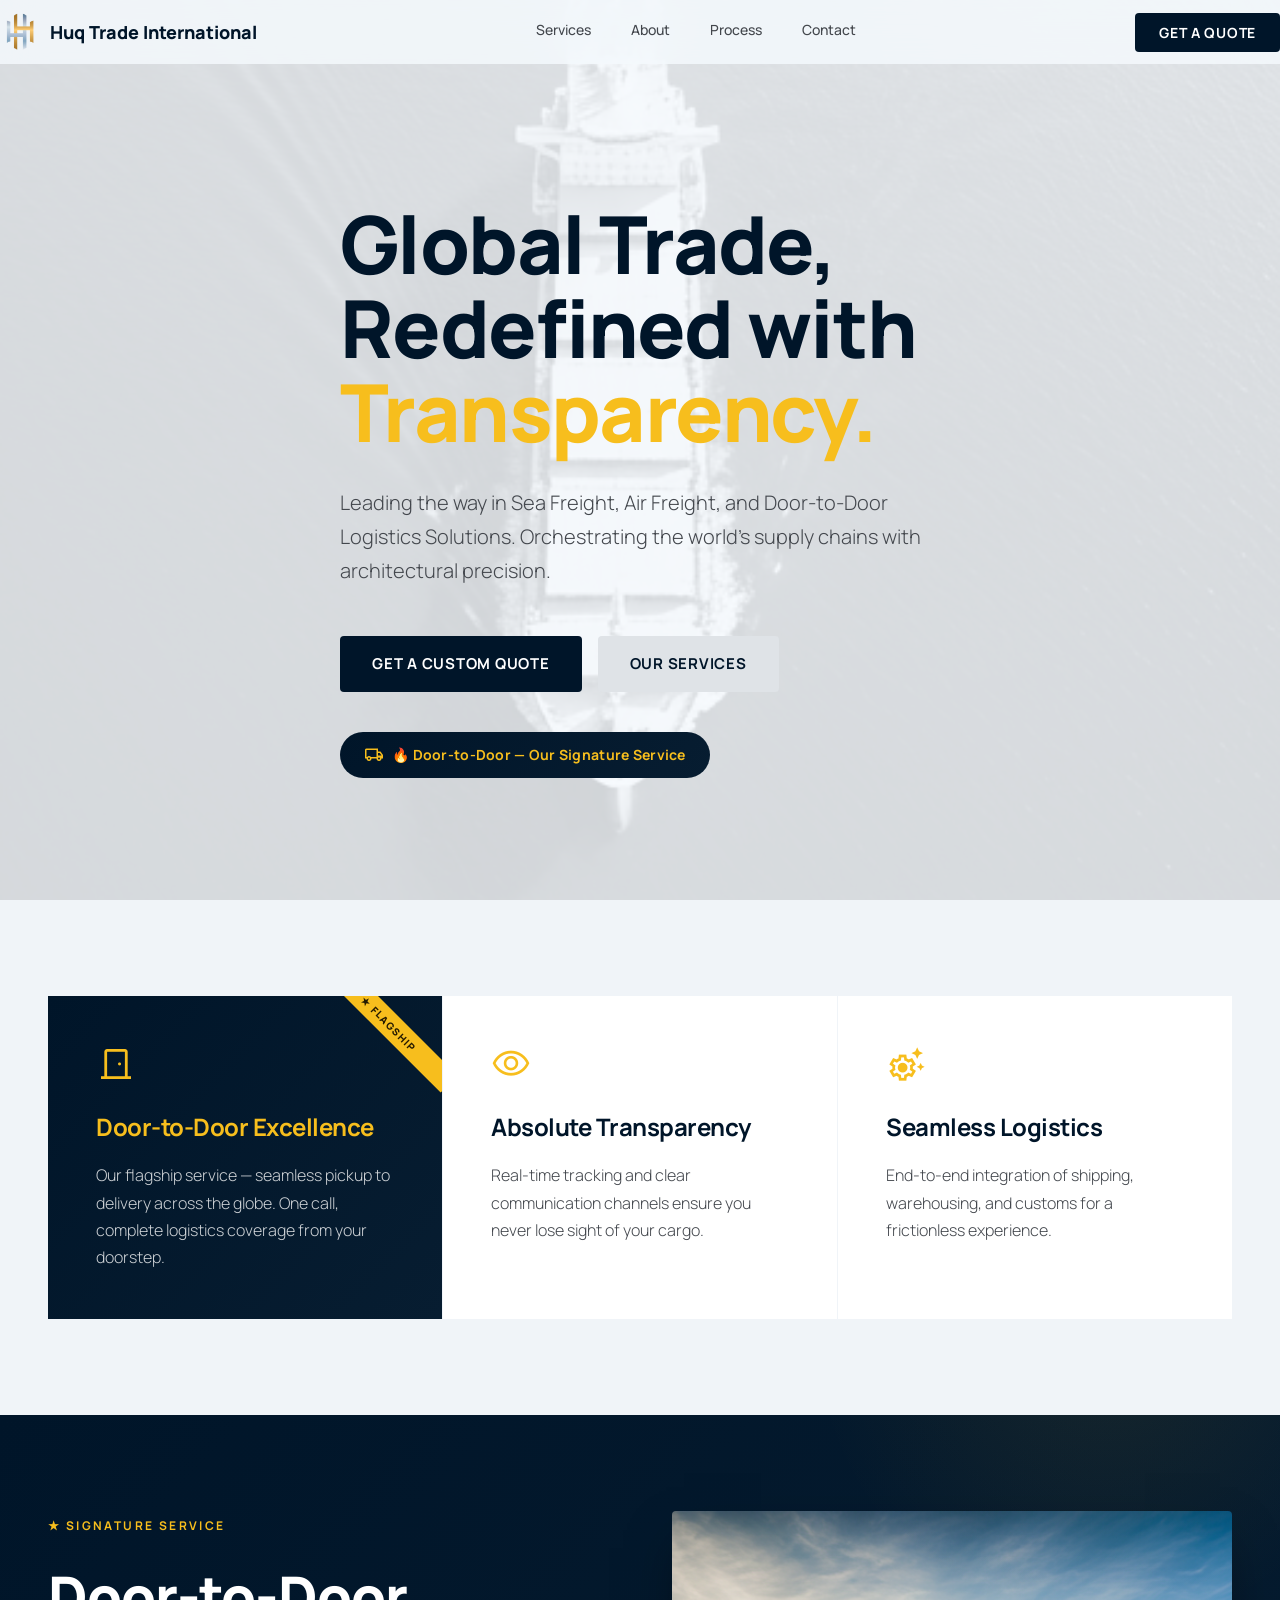
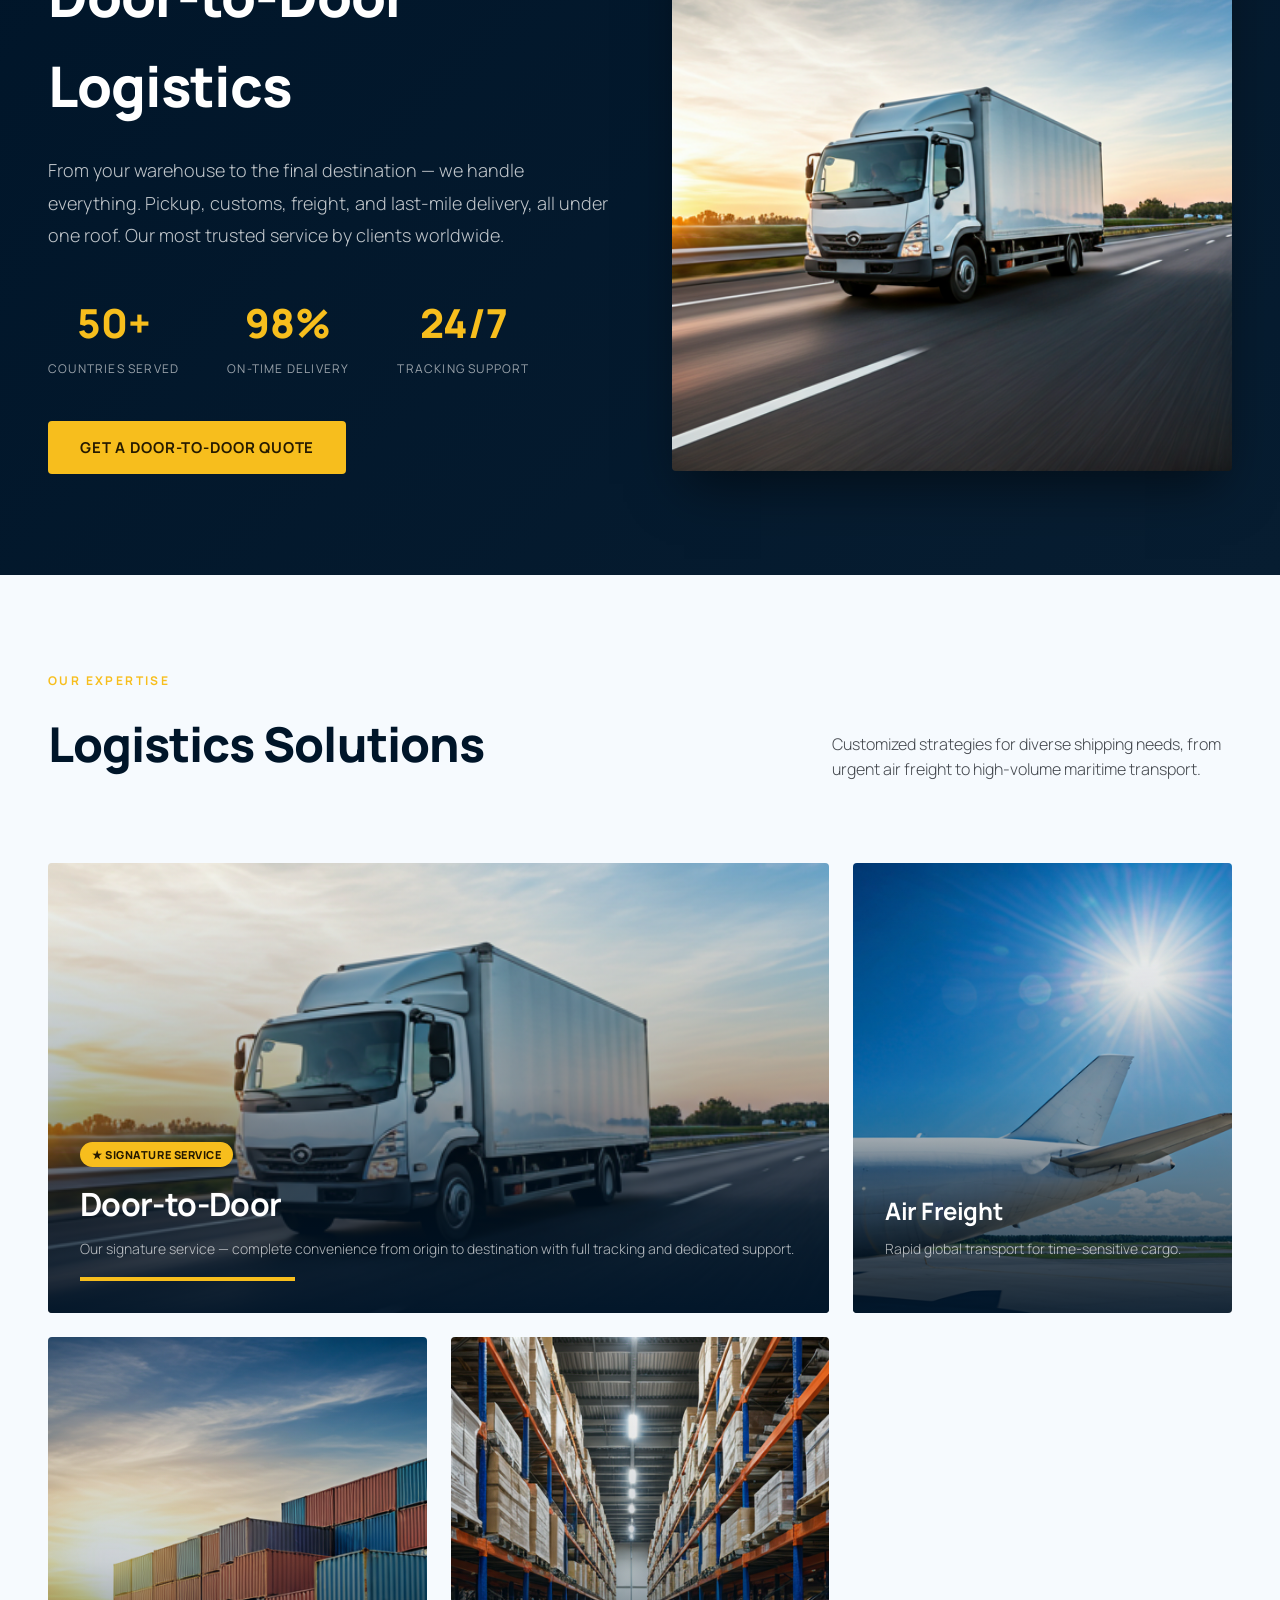
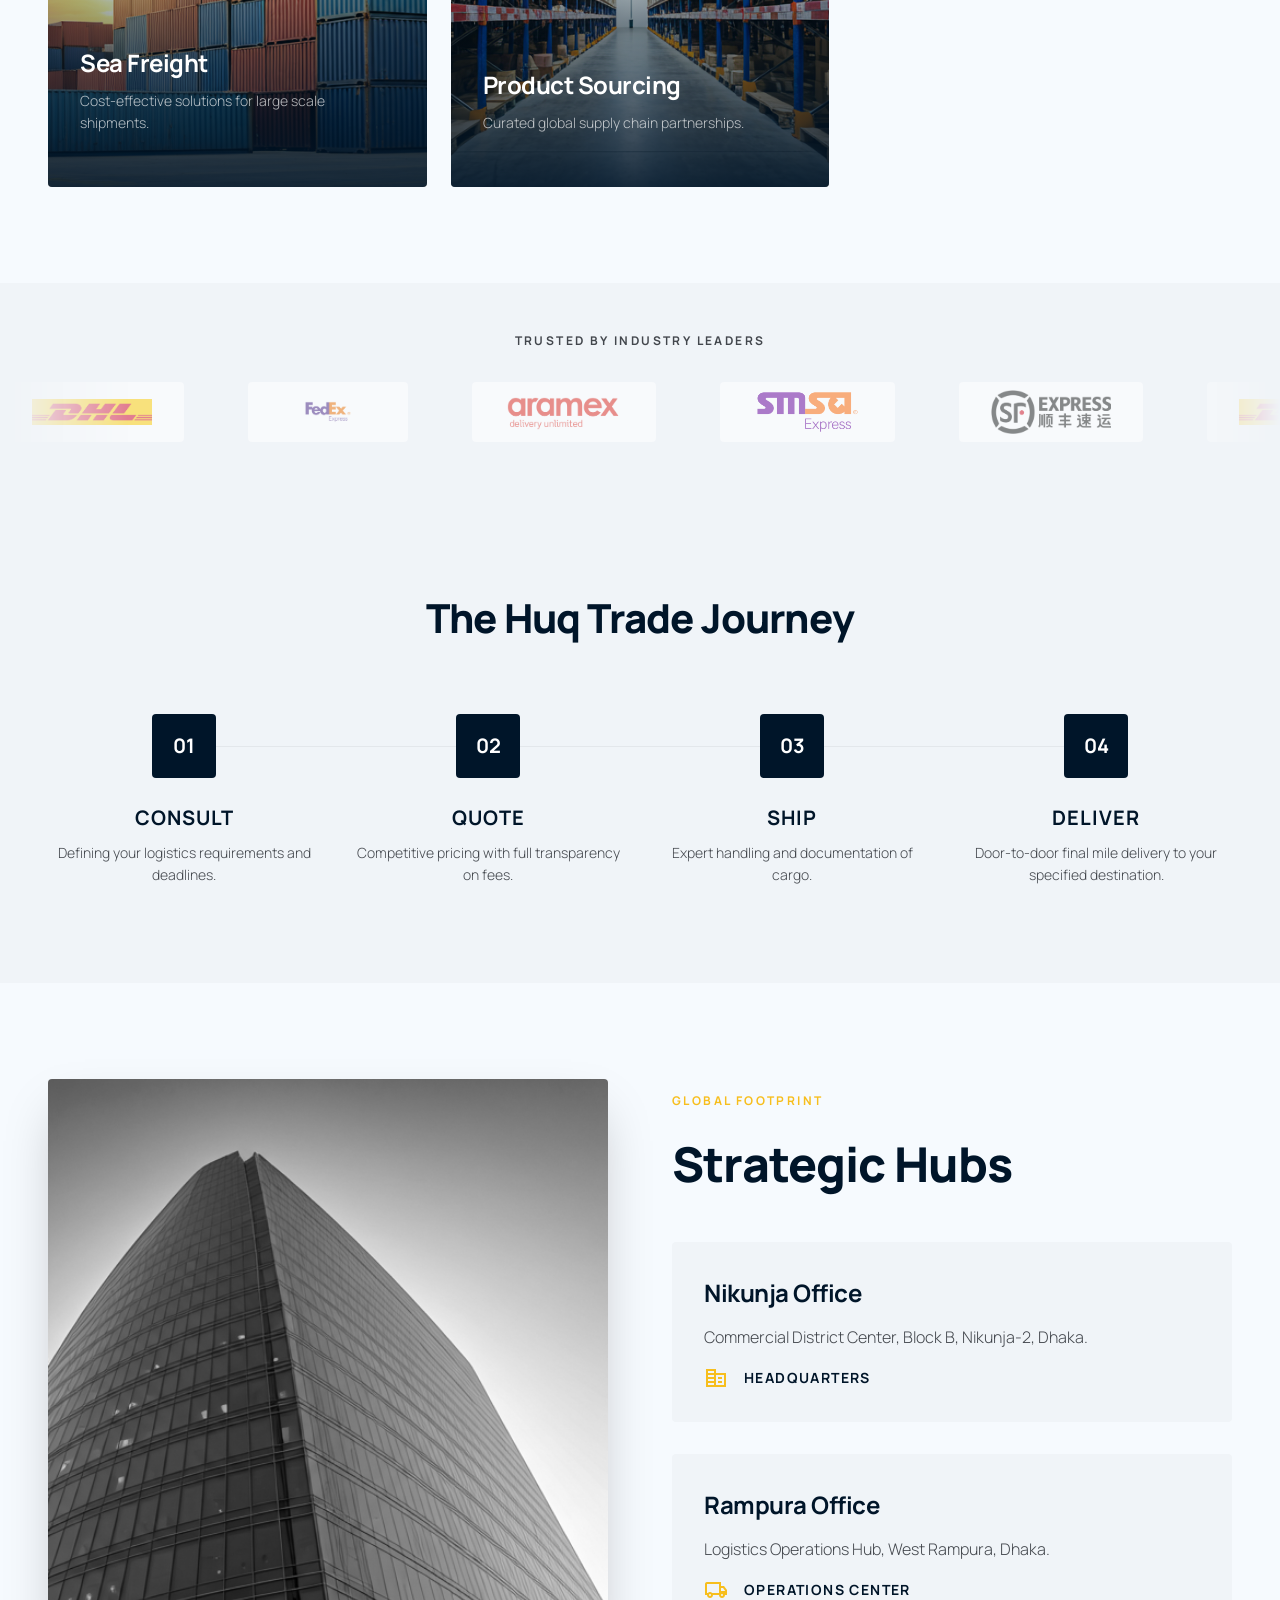
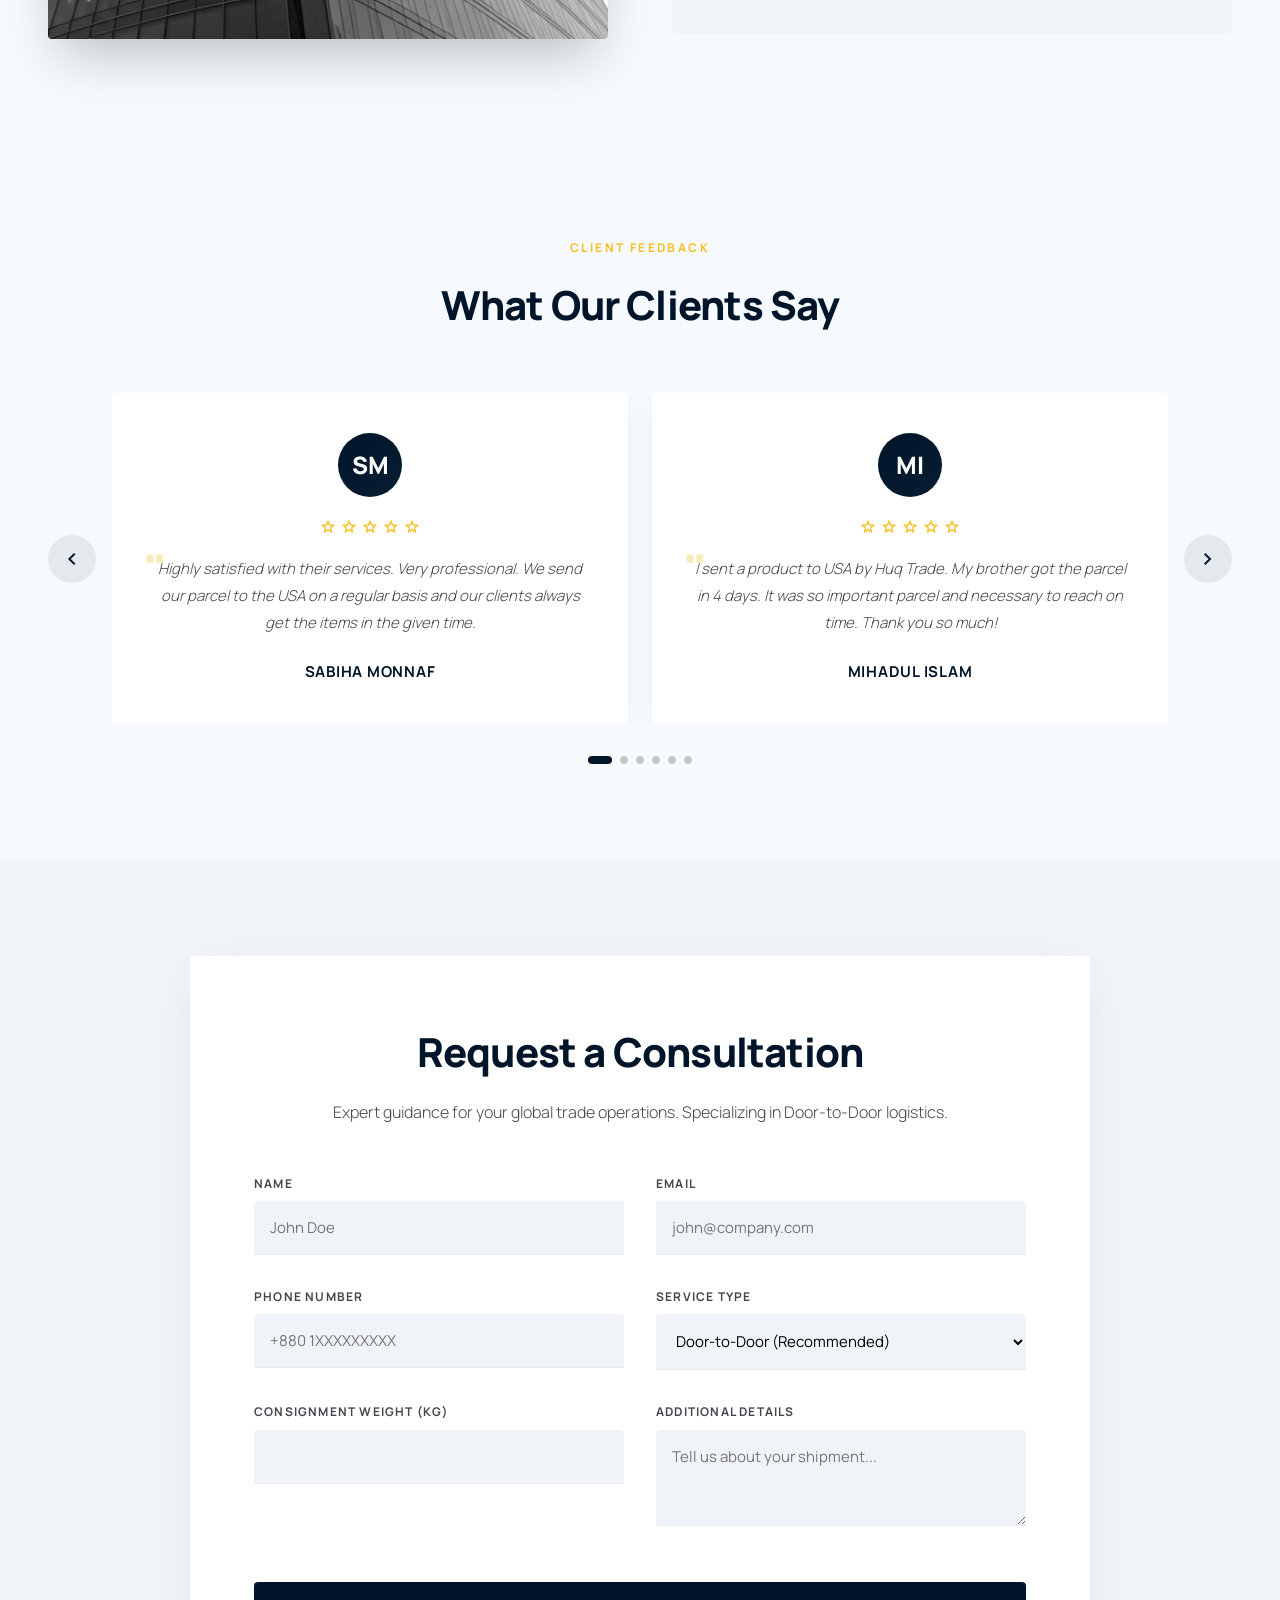
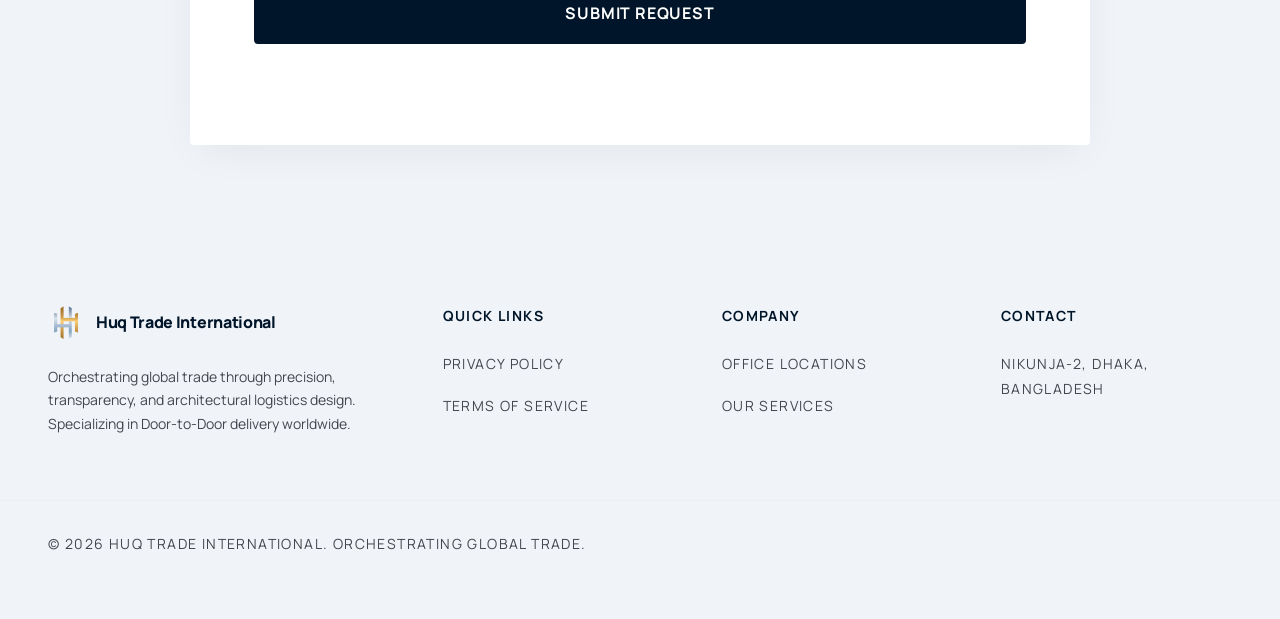
<file: index.html>
<!DOCTYPE html>
<html lang="en">
<head>
    <meta charset="utf-8">
    <meta name="viewport" content="width=device-width, initial-scale=1.0">
    <meta name="description" content="Huq Trade International — Global Logistics & Trading Solutions specializing in Door-to-Door delivery, Sea Freight, Air Freight, and Product Sourcing.">
    <title>Huq Trade International | Global Logistics & Trading Solutions</title>
    <!-- Fonts -->
    <link href="https://fonts.googleapis.com/css2?family=Manrope:wght@200;300;400;500;600;700;800&display=swap" rel="stylesheet">
    <link href="https://fonts.googleapis.com/css2?family=Material+Symbols+Outlined:wght,FILL@100..700,0..1&display=swap" rel="stylesheet">
    <!-- Favicon -->
    <link rel="icon" type="image/png" href="assets/images/logo.png">
    <!-- Styles -->
    <link rel="stylesheet" href="style.css">
</head>
<body>

    <!-- Navigation -->
    <nav>
        <div class="container nav-content">
            <a href="#" class="nav-logo">
                <img src="assets/images/logo.png" alt="Huq Trade Logo" class="nav-logo-img">
                <span data-content="company-name">Huq Trade International</span>
            </a>
            <div class="nav-links">
                <!-- Populated by JS -->
            </div>
            <button class="mobile-menu-toggle" aria-label="Toggle menu">
                <span class="material-symbols-outlined">menu</span>
            </button>
            <button class="btn btn-primary btn-get-quote nav-quote-btn">Get a Quote</button>
        </div>
        <!-- Mobile Menu Overlay -->
        <div class="mobile-menu">
            <div class="mobile-menu-links">
                <!-- Populated by JS -->
            </div>
            <button class="btn btn-primary btn-get-quote mobile-quote-btn">Get a Quote</button>
        </div>
    </nav>

    <!-- Hero Section -->
    <header class="hero" id="home">
        <div class="hero-bg">
            <img src="assets/images/hero-bg.jpg" alt="Cargo Ship">
        </div>
        <div class="container hero-content">
            <h1 data-content="hero-title">Global Trade,<br>Redefined with<br><span>Transparency.</span></h1>
            <p data-content="hero-description">Leading the way in Sea Freight, Air Freight, and Door-to-Door Logistics Solutions.</p>
            <div class="hero-btns">
                <button class="btn btn-primary btn-large btn-get-quote" data-content="hero-primary-btn">Get a Custom Quote</button>
                <a href="#services" class="btn btn-secondary btn-large" data-content="hero-secondary-btn">Our Services</a>
            </div>
            <!-- Door-to-Door highlight chip -->
            <div class="hero-highlight">
                <span class="material-symbols-outlined">local_shipping</span>
                <span>🔥 Door-to-Door — Our Signature Service</span>
            </div>
        </div>
    </header>

    <!-- Value Propositions -->
    <section class="value-props">
        <div class="container props-grid">
            <!-- Populated by JS -->
        </div>
    </section>

    <!-- Door-to-Door Feature Banner -->
    <section class="d2d-banner" id="door-to-door">
        <div class="container d2d-content">
            <div class="d2d-text">
                <span class="badge">★ Signature Service</span>
                <h2>Door-to-Door Logistics</h2>
                <p>From your warehouse to the final destination — we handle everything. Pickup, customs, freight, and last-mile delivery, all under one roof. Our most trusted service by clients worldwide.</p>
                <div class="d2d-stats">
                    <div class="d2d-stat">
                        <strong>50+</strong>
                        <span>Countries Served</span>
                    </div>
                    <div class="d2d-stat">
                        <strong>98%</strong>
                        <span>On-Time Delivery</span>
                    </div>
                    <div class="d2d-stat">
                        <strong>24/7</strong>
                        <span>Tracking Support</span>
                    </div>
                </div>
                <button class="btn btn-tertiary btn-large btn-get-quote">Get a Door-to-Door Quote</button>
            </div>
            <div class="d2d-image">
                <img src="assets/images/door-to-door.jpg" alt="Door-to-Door Delivery">
            </div>
        </div>
    </section>

    <!-- Services Section -->
    <section id="services">
        <div class="container">
            <div class="services-header">
                <div>
                    <span class="badge" data-content="services-badge">Our Expertise</span>
                    <h2 data-content="services-title">Logistics Solutions</h2>
                </div>
                <p data-content="services-description">Customized strategies for diverse shipping needs.</p>
            </div>
            <div class="services-grid">
                <!-- Populated by JS -->
            </div>
        </div>
    </section>

    <!-- Partners Ribbon -->
    <section class="partners-section">
        <div class="container">
            <p class="partners-label" data-content="partners-badge">Trusted By Industry Leaders</p>
        </div>
        <div class="partners-ribbon">
            <div class="partners-track">
                <!-- Populated by JS (doubled for infinite scroll) -->
            </div>
        </div>
    </section>

    <!-- Process Section -->
    <section class="process" id="process">
        <div class="container">
            <h2 data-content="process-title">The Huq Trade Journey</h2>
            <div class="process-grid">
                <!-- Populated by JS -->
            </div>
        </div>
    </section>

    <!-- Strategic Hubs -->
    <section class="hubs" id="about">
        <div class="container hubs-section">
            <div class="hubs-image">
                <img src="assets/images/office-building.jpg" alt="Office Building">
            </div>
            <div class="hubs-content">
                <span class="badge" data-content="hubs-badge">Global Footprint</span>
                <h2 data-content="hubs-title">Strategic Hubs</h2>
                <div class="hub-list">
                    <!-- Populated by JS -->
                </div>
            </div>
        </div>
    </section>

    <!-- Testimonials Section -->
    <section class="testimonials-section" id="testimonials">
        <div class="container">
            <div class="testimonials-header">
                <span class="badge" data-content="testimonials-badge">Client Feedback</span>
                <h2 data-content="testimonials-title">What Our Clients Say</h2>
            </div>
            <div class="testimonials-carousel">
                <button class="carousel-arrow carousel-prev" aria-label="Previous">
                    <span class="material-symbols-outlined">chevron_left</span>
                </button>
                <div class="carousel-viewport">
                    <div class="carousel-track">
                        <!-- Populated by JS -->
                    </div>
                </div>
                <button class="carousel-arrow carousel-next" aria-label="Next">
                    <span class="material-symbols-outlined">chevron_right</span>
                </button>
            </div>
            <div class="carousel-dots">
                <!-- Populated by JS -->
            </div>
        </div>
    </section>

    <!-- Contact Section -->
    <section class="contact-section" id="contact">
        <div class="container">
            <div class="contact-card">
                <div class="contact-header">
                    <h2 data-content="contact-title">Request a Consultation</h2>
                    <p data-content="contact-subtitle">Expert guidance for your global trade operations.</p>
                </div>
                <form id="consultation-form" class="form-grid">
                    <div class="form-group">
                        <label data-label="form-label-name">Name</label>
                        <input type="text" id="name" required>
                    </div>
                    <div class="form-group">
                        <label data-label="form-label-email">Email</label>
                        <input type="email" id="email" required>
                    </div>
                    <div class="form-group">
                        <label data-label="form-label-phone">Phone Number</label>
                        <input type="tel" id="phone">
                    </div>
                    <div class="form-group">
                        <label data-label="form-label-service">Service Type</label>
                        <select id="service-type">
                            <!-- Populated by JS -->
                        </select>
                    </div>
                    <div class="form-group">
                        <label data-label="form-label-weight">Consignment Weight (kg)</label>
                        <input type="number" id="weight">
                    </div>
                    <div class="form-group">
                        <label data-label="form-label-message">Additional Details</label>
                        <textarea id="message" rows="3"></textarea>
                    </div>
                    <div class="form-full">
                        <button type="submit" class="btn btn-primary btn-large" id="submit-btn">
                            <span data-content="form-submit-text">Submit Request</span>
                        </button>
                        <p class="form-status" id="form-status"></p>
                    </div>
                </form>
            </div>
        </div>
    </section>

    <!-- Footer -->
    <footer>
        <div class="container footer-grid">
            <div class="footer-brand">
                <div class="footer-logo">
                    <img src="assets/images/logo.png" alt="Huq Trade Logo" class="footer-logo-img">
                    <h2 data-content="company-name">Huq Trade International</h2>
                </div>
                <p data-content="footer-description">Orchestrating global trade through precision, transparency, and architectural logistics design.</p>
            </div>

            <!-- Link columns populated by JS -->
            <div class="footer-links-container footer-links-wrapper" style="display: contents;">
                <!-- Populated by JS -->
            </div>

            <div class="footer-contact">
                <h6>Contact</h6>
                <p data-content="footer-address">Nikunja-2, Dhaka<br>Bangladesh</p>
            </div>
        </div>
        <div class="container footer-bottom">
            <p data-content="footer-copyright">© 2026 Huq Trade International. Orchestrating Global Trade.</p>
        </div>
    </footer>

    <!-- Scripts -->
    <script src="script.js"></script>
</body>
</html>
</file>
<file: style.css>
:root {
  --surface: #f6fafe;
  --surface-bright: #f6fafe;
  --surface-container-low: #f0f4f8;
  --surface-container-lowest: #ffffff;
  --surface-container-high: #e4e9ed;
  --surface-container-highest: #dfe3e7;
  --primary: #001529;
  --primary-container: #071d31;
  --on-primary: #ffffff;
  --secondary: #515f74;
  --tertiary: #f7be1d;
  --on-tertiary-fixed: #251a00;
  --on-surface: #171c1f;
  --on-surface-variant: #43474d;
  --outline-variant: #c4c6cd;
  --error: #ba1a1a;
  --error-container: #ffdad6;
  --success: #16a34a;

  --font-main: 'Manrope', sans-serif;
  --radius: 0.25rem;
  --transition: all 0.3s ease;
}

* {
  margin: 0;
  padding: 0;
  box-sizing: border-box;
}

html {
  scroll-behavior: smooth;
}

body {
  font-family: var(--font-main);
  background-color: var(--surface);
  color: var(--on-surface);
  line-height: 1.6;
  overflow-x: hidden;
}

/* Typography */
h1, h2, h3, h4, h5, h6 {
  color: var(--primary);
  letter-spacing: -0.02em;
}

/* Layout */
.container {
  max-width: 1536px;
  margin: 0 auto;
  padding: 0 3rem;
}

section {
  padding: 6rem 0;
}

/* =====================
   NAVIGATION
   ===================== */
nav {
  position: fixed;
  top: 0;
  width: 100%;
  z-index: 1000;
  background: rgba(246, 250, 254, 0.8);
  backdrop-filter: blur(20px);
  -webkit-backdrop-filter: blur(20px);
}

.nav-content {
  display: flex;
  justify-content: space-between;
  align-items: center;
  padding: 0.75rem 0;
}

.nav-logo {
  font-size: 1.125rem;
  font-weight: 800;
  color: var(--primary);
  text-decoration: none;
  display: flex;
  align-items: center;
  gap: 0.625rem;
}

.nav-logo-img {
  width: 40px;
  height: 40px;
  border-radius: var(--radius);
  object-fit: cover;
}

.nav-links {
  display: flex;
  gap: 2.5rem;
  align-items: center;
}

.nav-links a {
  text-decoration: none;
  font-size: 0.875rem;
  font-weight: 500;
  color: var(--on-surface-variant);
  transition: var(--transition);
  padding-bottom: 0.25rem;
}

.nav-links a:hover {
  color: var(--primary);
}

.nav-links a.active {
  color: var(--primary);
  border-bottom: 2px solid var(--tertiary);
  font-weight: 700;
}

/* Mobile menu toggle */
.mobile-menu-toggle {
  display: none;
  background: none;
  border: none;
  cursor: pointer;
  color: var(--primary);
  padding: 0.5rem;
}

.mobile-menu {
  display: none;
  background: var(--surface-container-lowest);
  padding: 1.5rem 3rem 2rem;
  border-top: 1px solid rgba(196, 198, 205, 0.15);
}

.mobile-menu.open {
  display: block;
}

.mobile-menu-links {
  display: flex;
  flex-direction: column;
  gap: 1rem;
  margin-bottom: 1.5rem;
}

.mobile-menu-links a {
  text-decoration: none;
  font-size: 1rem;
  font-weight: 600;
  color: var(--on-surface-variant);
  padding: 0.75rem 0;
  border-bottom: 1px solid rgba(196, 198, 205, 0.1);
  transition: var(--transition);
}

.mobile-menu-links a:hover {
  color: var(--primary);
}

.mobile-quote-btn {
  width: 100%;
}

/* =====================
   BUTTONS
   ===================== */
.btn {
  padding: 0.625rem 1.5rem;
  border-radius: var(--radius);
  font-size: 0.875rem;
  font-weight: 700;
  font-family: inherit;
  cursor: pointer;
  transition: var(--transition);
  border: none;
  text-transform: uppercase;
  letter-spacing: 0.05em;
  display: inline-block;
  text-decoration: none;
  text-align: center;
}

.btn-primary {
  background-color: var(--primary);
  color: var(--on-primary);
}

.btn-primary:hover {
  opacity: 0.9;
  transform: translateY(-1px);
}

.btn-secondary {
  background-color: var(--surface-container-highest);
  color: var(--primary);
}

.btn-secondary:hover {
  background-color: var(--surface-container-high);
}

.btn-tertiary {
  background-color: var(--tertiary);
  color: var(--on-tertiary-fixed);
}

.btn-tertiary:hover {
  filter: brightness(1.05);
  transform: translateY(-1px);
}

.btn-large {
  padding: 1rem 2rem;
  font-size: 0.9375rem;
}

.btn:disabled {
  opacity: 0.6;
  cursor: not-allowed;
  transform: none;
}

/* =====================
   HERO SECTION
   ===================== */
.hero {
  min-height: 100vh;
  display: flex;
  align-items: center;
  position: relative;
  overflow: hidden;
  padding-top: 5rem;
}

.hero-bg {
  position: absolute;
  inset: 0;
  z-index: 0;
}

.hero-bg img {
  width: 100%;
  height: 100%;
  object-fit: cover;
  opacity: 0.15;
  filter: grayscale(1);
}

.hero-content {
  position: relative;
  z-index: 1;
  max-width: 800px;
}

.hero h1 {
  font-size: 5rem;
  font-weight: 800;
  line-height: 1.05;
  margin-bottom: 2rem;
}

.hero h1 span {
  color: var(--tertiary);
}

.hero p {
  font-size: 1.25rem;
  color: var(--on-surface-variant);
  font-weight: 300;
  margin-bottom: 3rem;
  max-width: 600px;
  line-height: 1.7;
}

.hero-btns {
  display: flex;
  gap: 1rem;
  flex-wrap: wrap;
}

.hero-highlight {
  display: inline-flex;
  align-items: center;
  gap: 0.5rem;
  margin-top: 2.5rem;
  background: linear-gradient(135deg, var(--primary), var(--primary-container));
  color: var(--tertiary);
  padding: 0.75rem 1.5rem;
  border-radius: 2rem;
  font-size: 0.875rem;
  font-weight: 700;
  letter-spacing: 0.02em;
  animation: pulse-glow 2.5s ease-in-out infinite;
}

.hero-highlight .material-symbols-outlined {
  font-size: 1.25rem;
}

@keyframes pulse-glow {
  0%, 100% { box-shadow: 0 0 0 0 rgba(247, 190, 29, 0.3); }
  50% { box-shadow: 0 0 20px 4px rgba(247, 190, 29, 0.15); }
}

/* =====================
   VALUE PROPOSITIONS
   ===================== */
.value-props {
  background-color: var(--surface-container-low);
}

.props-grid {
  display: grid;
  grid-template-columns: repeat(3, 1fr);
  gap: 1px;
}

.prop-card {
  background-color: var(--surface-container-lowest);
  padding: 3rem;
  transition: var(--transition);
}

.prop-card:hover {
  background-color: var(--surface-bright);
}

.prop-card.featured {
  background: linear-gradient(135deg, var(--primary), var(--primary-container));
  color: var(--on-primary);
  position: relative;
  overflow: hidden;
}

.prop-card.featured::before {
  content: '★ FLAGSHIP';
  position: absolute;
  top: 1rem;
  right: -2rem;
  background: var(--tertiary);
  color: var(--on-tertiary-fixed);
  padding: 0.25rem 3rem;
  font-size: 0.625rem;
  font-weight: 800;
  letter-spacing: 0.15em;
  transform: rotate(45deg);
}

.prop-card.featured h3 {
  color: var(--tertiary);
}

.prop-card.featured p {
  color: rgba(255, 255, 255, 0.8);
}

.prop-card.featured .material-symbols-outlined {
  color: var(--tertiary);
}

.prop-card .material-symbols-outlined {
  font-size: 2.5rem;
  color: var(--tertiary);
  margin-bottom: 1.5rem;
  display: block;
}

.prop-card h3 {
  font-size: 1.5rem;
  margin-bottom: 1rem;
}

.prop-card p {
  color: var(--on-surface-variant);
  font-weight: 300;
  line-height: 1.7;
}

/* =====================
   DOOR-TO-DOOR BANNER
   ===================== */
.d2d-banner {
  background: linear-gradient(135deg, var(--primary), var(--primary-container));
  color: var(--on-primary);
  padding: 6rem 0;
  position: relative;
  overflow: hidden;
}

.d2d-banner::before {
  content: '';
  position: absolute;
  top: -50%;
  right: -10%;
  width: 600px;
  height: 600px;
  background: radial-gradient(circle, rgba(247, 190, 29, 0.08) 0%, transparent 70%);
  pointer-events: none;
}

.d2d-content {
  display: grid;
  grid-template-columns: 1fr 1fr;
  gap: 4rem;
  align-items: center;
}

.d2d-text .badge {
  color: var(--tertiary);
}

.d2d-text h2 {
  color: var(--on-primary);
  font-size: 3.5rem;
  font-weight: 900;
  margin-bottom: 1.5rem;
}

.d2d-text p {
  color: rgba(255, 255, 255, 0.75);
  font-weight: 300;
  font-size: 1.125rem;
  line-height: 1.8;
  margin-bottom: 2.5rem;
}

.d2d-stats {
  display: flex;
  gap: 3rem;
  margin-bottom: 2.5rem;
}

.d2d-stat {
  text-align: center;
}

.d2d-stat strong {
  display: block;
  font-size: 2.5rem;
  color: var(--tertiary);
  font-weight: 800;
}

.d2d-stat span {
  font-size: 0.75rem;
  text-transform: uppercase;
  letter-spacing: 0.1em;
  color: rgba(255, 255, 255, 0.6);
}

.d2d-image img {
  width: 100%;
  border-radius: var(--radius);
  box-shadow: 0 25px 50px -12px rgba(0, 0, 0, 0.5);
}

/* =====================
   SERVICES
   ===================== */
.services-header {
  display: flex;
  justify-content: space-between;
  align-items: flex-end;
  margin-bottom: 5rem;
  gap: 2rem;
}

.badge {
  color: var(--tertiary);
  font-weight: 700;
  letter-spacing: 0.2em;
  text-transform: uppercase;
  font-size: 0.75rem;
  display: block;
  margin-bottom: 1rem;
}

.services-header h2 {
  font-size: 3rem;
  font-weight: 900;
}

.services-header p {
  max-width: 400px;
  color: var(--on-surface-variant);
  font-weight: 300;
}

.services-grid {
  display: grid;
  grid-template-columns: repeat(3, 1fr);
  gap: 1.5rem;
}

.service-card {
  position: relative;
  height: 450px;
  border-radius: var(--radius);
  overflow: hidden;
  background-color: var(--surface-container-low);
  cursor: pointer;
}

.service-card.featured {
  grid-column: span 2;
  grid-row: span 1;
}

.service-card img {
  position: absolute;
  inset: 0;
  width: 100%;
  height: 100%;
  object-fit: cover;
  transition: transform 0.7s ease;
}

.service-card:hover img {
  transform: scale(1.1);
}

.service-overlay {
  position: absolute;
  inset: 0;
  background: linear-gradient(to top, rgba(0, 21, 41, 0.9), rgba(0, 21, 41, 0.2), transparent);
  padding: 2rem;
  display: flex;
  flex-direction: column;
  justify-content: flex-end;
}

.service-card.featured .service-overlay {
  background: linear-gradient(to top, rgba(0, 21, 41, 0.95), rgba(0, 21, 41, 0.3), transparent);
}

.service-overlay h4 {
  color: white;
  font-size: 1.5rem;
  margin-bottom: 0.5rem;
}

.service-card.featured .service-overlay h4 {
  font-size: 2rem;
}

.featured-badge {
  display: inline-flex;
  align-items: center;
  gap: 0.375rem;
  background: var(--tertiary);
  color: var(--on-tertiary-fixed);
  padding: 0.25rem 0.75rem;
  border-radius: 2rem;
  font-size: 0.6875rem;
  font-weight: 800;
  text-transform: uppercase;
  letter-spacing: 0.05em;
  margin-bottom: 0.75rem;
  width: fit-content;
}

.service-overlay p {
  color: rgba(255, 255, 255, 0.7);
  font-size: 0.875rem;
  font-weight: 300;
  margin-bottom: 1rem;
}

.service-line {
  height: 4px;
  width: 0;
  background-color: var(--tertiary);
  transition: width 0.5s ease;
}

.service-card:hover .service-line {
  width: 100%;
}

.service-card.featured .service-line {
  width: 30%;
}

.service-card.featured:hover .service-line {
  width: 100%;
}

/* =====================
   PARTNERS RIBBON
   ===================== */
.partners-section {
  background-color: var(--surface-container-low);
  padding: 3rem 0;
  overflow: hidden;
}

.partners-label {
  text-align: center;
  font-size: 0.75rem;
  font-weight: 700;
  text-transform: uppercase;
  letter-spacing: 0.2em;
  color: var(--on-surface-variant);
  margin-bottom: 2rem;
}

.partners-ribbon {
  overflow: hidden;
  width: 100%;
  mask-image: linear-gradient(to right, transparent, black 10%, black 90%, transparent);
  -webkit-mask-image: linear-gradient(to right, transparent, black 10%, black 90%, transparent);
}

.partners-track {
  display: flex;
  gap: 4rem;
  animation: scroll-partners 30s linear infinite;
  width: max-content;
}

.partner-logo {
  display: flex;
  align-items: center;
  justify-content: center;
  min-width: 160px;
  height: 60px;
  padding: 0.75rem 2rem;
  background-color: var(--surface-container-lowest);
  border-radius: var(--radius);
  font-size: 1rem;
  font-weight: 800;
  color: var(--on-surface-variant);
  letter-spacing: 0.05em;
  text-transform: uppercase;
  white-space: nowrap;
  opacity: 0.5;
  transition: opacity 0.3s ease;
}

.partner-logo:hover {
  opacity: 1;
}

.partner-logo img {
  max-width: 120px;
  max-height: 50px;
  width: auto;
  height: auto;
  object-fit: contain;
}

@keyframes scroll-partners {
  0% { transform: translateX(0); }
  100% { transform: translateX(-50%); }
}

/* =====================
   PROCESS
   ===================== */
.process {
  background-color: var(--surface-container-low);
  text-align: center;
}

.process h2 {
  font-size: 2.5rem;
  font-weight: 900;
  margin-bottom: 4rem;
}

.process-grid {
  display: grid;
  grid-template-columns: repeat(4, 1fr);
  gap: 2rem;
  position: relative;
}

.process-step {
  position: relative;
  z-index: 1;
}

.step-number {
  width: 4rem;
  height: 4rem;
  background-color: var(--primary);
  color: white;
  display: flex;
  align-items: center;
  justify-content: center;
  font-size: 1.25rem;
  font-weight: 700;
  border-radius: var(--radius);
  margin: 0 auto 1.5rem;
}

.process-step h5 {
  font-size: 1.25rem;
  text-transform: uppercase;
  letter-spacing: 0.05em;
  margin-bottom: 0.5rem;
}

.process-step p {
  font-size: 0.875rem;
  color: var(--on-surface-variant);
  font-weight: 300;
}

.progress-line {
  position: absolute;
  top: 2rem;
  left: 10%;
  right: 10%;
  height: 1px;
  background-color: var(--outline-variant);
  opacity: 0.3;
  z-index: 0;
}

/* =====================
   STRATEGIC HUBS
   ===================== */
.hubs-section {
  display: grid;
  grid-template-columns: 1fr 1fr;
  gap: 4rem;
  align-items: center;
}

.hubs-image img {
  width: 100%;
  border-radius: var(--radius);
  box-shadow: 0 25px 50px -12px rgba(0, 0, 0, 0.25);
  filter: grayscale(1);
  transition: filter 1s ease;
}

.hubs-image img:hover {
  filter: grayscale(0);
}

.hubs-content h2 {
  font-size: 3rem;
  font-weight: 900;
  margin-bottom: 2.5rem;
}

.hub-list {
  display: flex;
  flex-direction: column;
  gap: 2rem;
}

.hub-card {
  background-color: var(--surface-container-low);
  padding: 2rem;
  border-radius: var(--radius);
}

.hub-card h4 {
  font-size: 1.5rem;
  margin-bottom: 0.75rem;
}

.hub-card p {
  color: var(--on-surface-variant);
  font-weight: 300;
  margin-bottom: 1rem;
}

.hub-tag {
  display: flex;
  align-items: center;
  gap: 1rem;
  font-size: 0.875rem;
  font-weight: 700;
  color: var(--primary);
  text-transform: uppercase;
  letter-spacing: 0.1em;
}

.hub-tag .material-symbols-outlined {
  color: var(--tertiary);
}

/* =====================
   TESTIMONIALS
   ===================== */
.testimonials-section {
  padding: 6rem 0;
}

.testimonials-header {
  text-align: center;
  margin-bottom: 3.5rem;
}

.testimonials-header h2 {
  font-size: 2.5rem;
  font-weight: 900;
}

.testimonials-carousel {
  position: relative;
  display: flex;
  align-items: center;
  gap: 1rem;
}

.carousel-viewport {
  overflow: hidden;
  flex: 1;
}

.carousel-track {
  display: flex;
  gap: 1.5rem;
  transition: transform 0.5s cubic-bezier(0.25, 0.1, 0.25, 1);
}

.testimonial-card {
  flex: 0 0 calc(50% - 0.75rem);
  background-color: var(--surface-container-lowest);
  padding: 2.5rem;
  border-radius: var(--radius);
  text-align: center;
  box-shadow: 0 4px 20px rgba(0, 0, 0, 0.04);
  transition: var(--transition);
}

.testimonial-card:hover {
  box-shadow: 0 8px 30px rgba(0, 0, 0, 0.08);
  transform: translateY(-2px);
}

.testimonial-avatar {
  width: 64px;
  height: 64px;
  border-radius: 50%;
  margin: 0 auto 1.25rem;
  display: flex;
  align-items: center;
  justify-content: center;
  font-size: 1.5rem;
  font-weight: 800;
  color: var(--on-primary);
  background: linear-gradient(135deg, var(--primary), var(--primary-container));
}

.testimonial-rating {
  display: flex;
  justify-content: center;
  gap: 0.2rem;
  margin-bottom: 1.25rem;
}

.testimonial-star {
  color: var(--tertiary);
  font-size: 1.125rem;
}

.testimonial-star.empty {
  color: var(--outline-variant);
}

.testimonial-text {
  color: var(--on-surface-variant);
  font-size: 0.9375rem;
  font-weight: 300;
  line-height: 1.8;
  margin-bottom: 1.5rem;
  font-style: italic;
  position: relative;
}

.testimonial-text::before {
  content: '"';
  position: absolute;
  top: -0.5rem;
  left: -0.5rem;
  font-size: 3rem;
  color: var(--tertiary);
  opacity: 0.3;
  font-style: normal;
  font-weight: 900;
  line-height: 1;
}

.testimonial-name {
  font-size: 0.9375rem;
  font-weight: 700;
  color: var(--primary);
  text-transform: uppercase;
  letter-spacing: 0.05em;
}

/* Carousel arrows */
.carousel-arrow {
  width: 48px;
  height: 48px;
  border-radius: 50%;
  border: none;
  background-color: var(--surface-container-high);
  color: var(--primary);
  cursor: pointer;
  display: flex;
  align-items: center;
  justify-content: center;
  transition: var(--transition);
  flex-shrink: 0;
}

.carousel-arrow:hover {
  background-color: var(--primary);
  color: var(--on-primary);
}

/* Carousel dots */
.carousel-dots {
  display: flex;
  justify-content: center;
  gap: 0.5rem;
  margin-top: 2rem;
}

.carousel-dot {
  width: 8px;
  height: 8px;
  border-radius: 50%;
  border: none;
  background-color: var(--outline-variant);
  cursor: pointer;
  padding: 0;
  transition: var(--transition);
}

.carousel-dot.active {
  background-color: var(--primary);
  width: 24px;
  border-radius: 4px;
}

/* =====================
   CONTACT FORM
   ===================== */
.contact-section {
  background-color: var(--surface-container-low);
}

.contact-card {
  background-color: var(--surface-container-lowest);
  padding: 4rem;
  border-radius: var(--radius);
  box-shadow: 0 10px 40px -10px rgba(0, 0, 0, 0.08);
  max-width: 900px;
  margin: 0 auto;
}

.contact-header {
  text-align: center;
  margin-bottom: 3rem;
}

.contact-header h2 {
  font-size: 2.5rem;
  font-weight: 900;
  margin-bottom: 1rem;
}

.contact-header p {
  color: var(--on-surface-variant);
  font-weight: 300;
}

.form-grid {
  display: grid;
  grid-template-columns: 1fr 1fr;
  gap: 2rem;
}

.form-group {
  display: flex;
  flex-direction: column;
  gap: 0.5rem;
}

.form-group label {
  font-size: 0.75rem;
  font-weight: 700;
  text-transform: uppercase;
  letter-spacing: 0.1em;
  color: var(--on-surface-variant);
}

.form-group input,
.form-group select,
.form-group textarea {
  background-color: var(--surface-container-low);
  border: none;
  border-bottom: 1px solid rgba(196, 198, 205, 0.2);
  padding: 1rem;
  font-family: inherit;
  font-size: 0.9375rem;
  transition: var(--transition);
  border-radius: var(--radius) var(--radius) 0 0;
}

.form-group input:focus,
.form-group select:focus,
.form-group textarea:focus {
  outline: none;
  border-color: var(--tertiary);
}

.form-group textarea {
  resize: vertical;
  min-height: 80px;
}

.form-full {
  grid-column: span 2;
  margin-top: 1.5rem;
}

.form-full .btn {
  width: 100%;
  padding: 1.25rem 2rem;
  font-size: 1rem;
}

.form-status {
  text-align: center;
  margin-top: 1rem;
  font-size: 0.875rem;
  font-weight: 600;
  min-height: 1.5em;
}

.form-status.success {
  color: var(--success);
}

.form-status.error {
  color: var(--error);
}

/* =====================
   FOOTER
   ===================== */
footer {
  background-color: var(--surface-container-low);
  padding: 4rem 0;
}

.footer-grid {
  display: grid;
  grid-template-columns: 1.5fr 1fr 1fr 1fr;
  gap: 3rem;
}

.footer-logo {
  display: flex;
  align-items: center;
  gap: 0.75rem;
  margin-bottom: 1.5rem;
}

.footer-logo-img {
  width: 36px;
  height: 36px;
  border-radius: var(--radius);
  object-fit: cover;
}

.footer-logo h2 {
  font-size: 1rem;
  font-weight: 900;
  margin: 0;
}

.footer-brand p {
  font-size: 0.875rem;
  color: var(--on-surface-variant);
  line-height: 1.7;
}

.footer-col h6 {
  font-size: 0.875rem;
  text-transform: uppercase;
  letter-spacing: 0.1em;
  margin-bottom: 1.5rem;
}

.footer-col ul {
  list-style: none;
}

.footer-col li {
  margin-bottom: 1rem;
}

.footer-col a {
  text-decoration: none;
  color: var(--on-surface-variant);
  font-size: 0.875rem;
  text-transform: uppercase;
  letter-spacing: 0.1em;
  transition: var(--transition);
}

.footer-col a:hover {
  color: var(--primary);
}

.footer-contact h6 {
  font-size: 0.875rem;
  text-transform: uppercase;
  letter-spacing: 0.1em;
  margin-bottom: 1.5rem;
}

.footer-contact p {
  font-size: 0.875rem;
  color: var(--on-surface-variant);
  text-transform: uppercase;
  letter-spacing: 0.1em;
  line-height: 1.8;
}

.footer-bottom {
  margin-top: 4rem;
  padding-top: 2rem;
  border-top: 1px solid rgba(196, 198, 205, 0.1);
  font-size: 0.875rem;
  color: var(--on-surface-variant);
  text-transform: uppercase;
  letter-spacing: 0.1em;
}

/* =====================
   RESPONSIVE — TABLET
   ===================== */
@media (max-width: 1024px) {
  .container { padding: 0 2rem; }

  .hero h1 { font-size: 3.5rem; }

  .props-grid { grid-template-columns: 1fr; }

  .services-header {
    flex-direction: column;
    align-items: flex-start;
  }

  .services-grid {
    grid-template-columns: 1fr 1fr;
  }

  .service-card.featured {
    grid-column: span 2;
  }

  .d2d-content {
    grid-template-columns: 1fr;
  }

  .d2d-image {
    order: -1;
  }

  .process-grid {
    grid-template-columns: 1fr 1fr;
  }
  .progress-line { display: none; }

  .hubs-section {
    grid-template-columns: 1fr;
  }

  .footer-grid {
    grid-template-columns: 1fr 1fr;
  }

  .testimonial-card {
    flex: 0 0 calc(50% - 0.75rem);
  }
}

/* =====================
   RESPONSIVE — MOBILE
   ===================== */
@media (max-width: 768px) {
  .container { padding: 0 1.25rem; }

  section { padding: 4rem 0; }

  .hero { padding-top: 4.5rem; min-height: auto; padding-bottom: 4rem; }
  .hero h1 { font-size: 2.5rem; }
  .hero p { font-size: 1rem; }

  .nav-links { display: none; }
  .nav-quote-btn { display: none; }
  .mobile-menu-toggle { display: block; }

  .nav-logo span[data-content] { font-size: 0.9rem; }

  .hero-btns { flex-direction: column; }
  .hero-btns .btn { width: 100%; }

  .hero-highlight { font-size: 0.75rem; padding: 0.5rem 1rem; }

  .props-grid { grid-template-columns: 1fr; gap: 0; }
  .prop-card { padding: 2rem; }
  .prop-card.featured::before { display: none; }

  .d2d-text h2 { font-size: 2rem; }
  .d2d-stats { flex-wrap: wrap; gap: 1.5rem; }
  .d2d-stat strong { font-size: 1.75rem; }

  .services-grid {
    grid-template-columns: 1fr;
  }
  .service-card.featured {
    grid-column: span 1;
  }
  .service-card {
    height: 350px;
  }

  .process-grid { grid-template-columns: 1fr 1fr; }

  .form-grid { grid-template-columns: 1fr; }
  .form-full { grid-column: span 1; }

  .contact-card { padding: 2rem; }

  .testimonial-card {
    flex: 0 0 100%;
  }

  .carousel-arrow { display: none; }

  .testimonials-carousel { gap: 0; }

  .footer-grid { grid-template-columns: 1fr; }

  .footer-bottom { text-align: center; }
}

@media (max-width: 480px) {
  .hero h1 { font-size: 2rem; }

  .d2d-text h2 { font-size: 1.75rem; }
  .d2d-stats { flex-direction: column; align-items: flex-start; }

  .process-grid { grid-template-columns: 1fr; }

  .services-header h2 { font-size: 2rem; }
}
</file>
